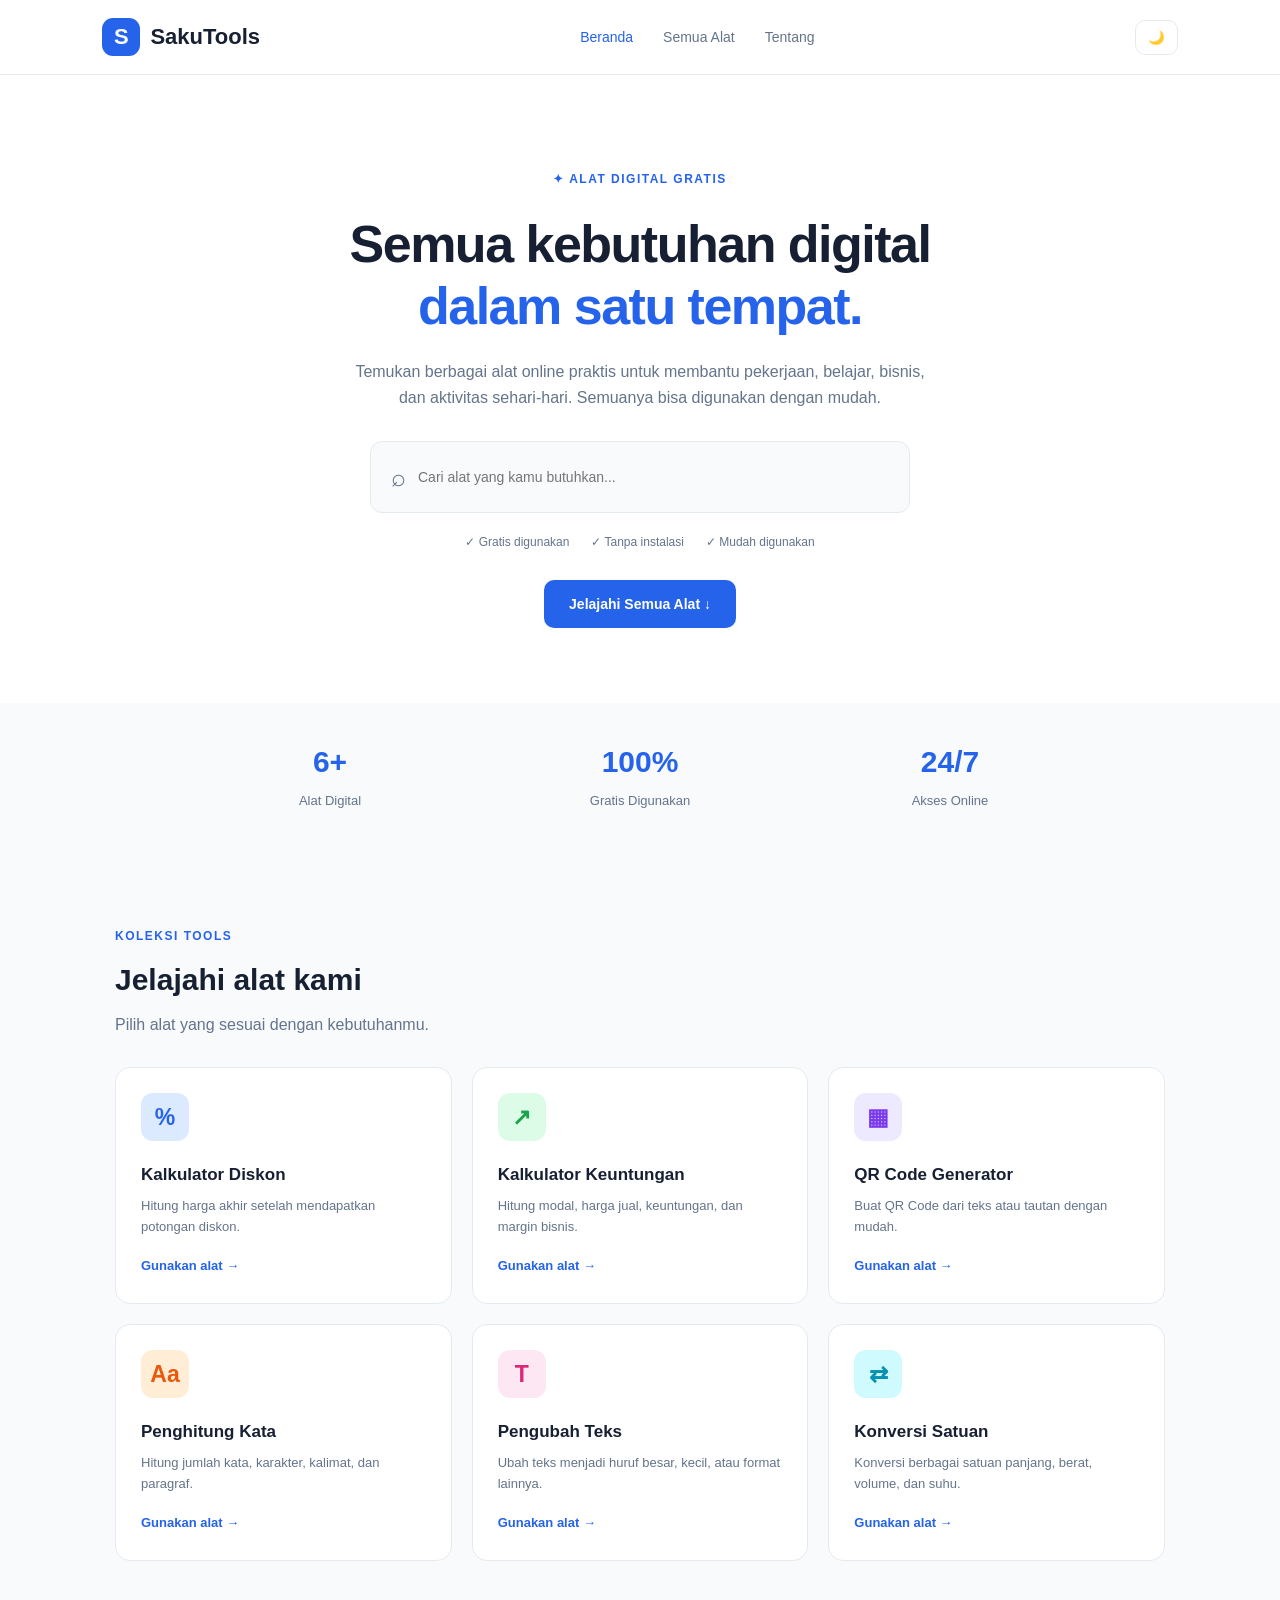
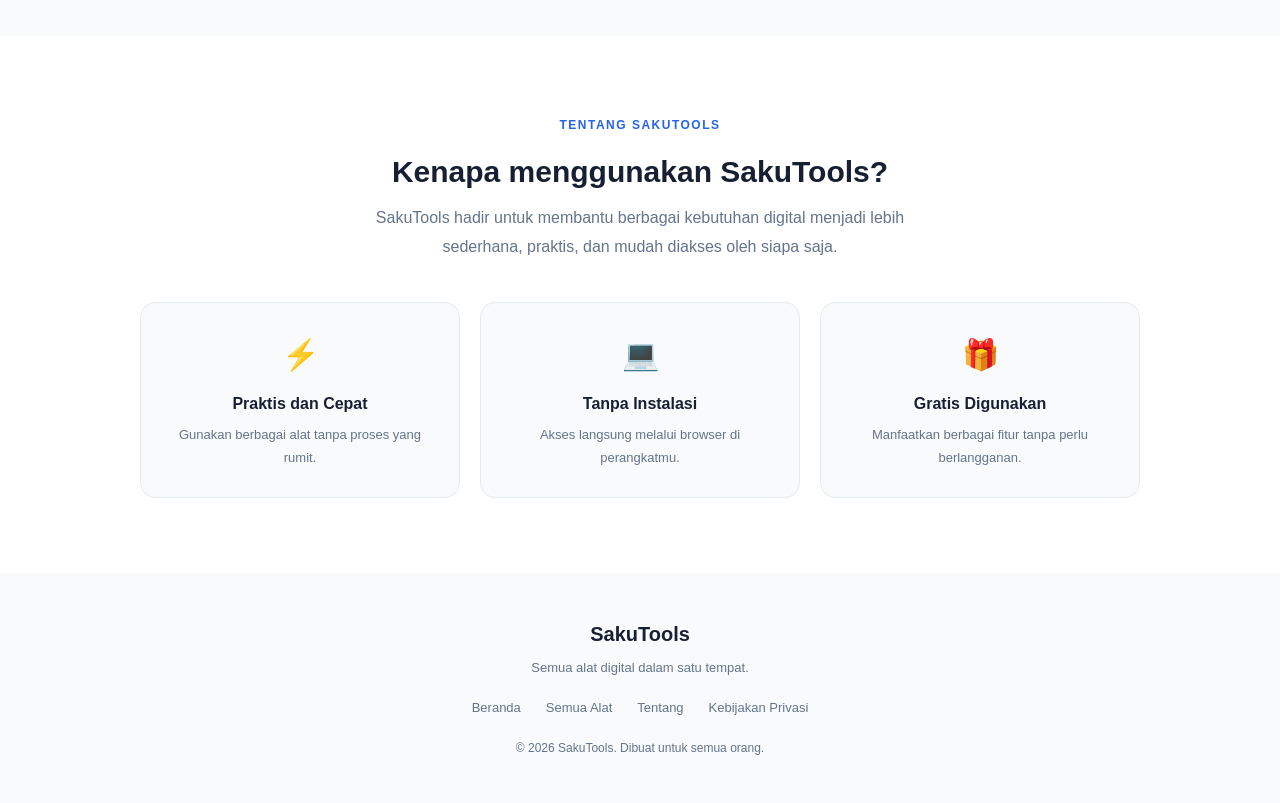
<file: index.html>
<!doctype html>
<html lang="id">
  <head>
    
    <meta charset="UTF-8" />
    <meta name="viewport" content="width=device-width, initial-scale=1.0" />
    
    <meta name="google-site-verification" content="9p9JEXNEZtt5OKEwm6wVf-Ek39vrJi1cyXkuVvQ2D4k" />
    <link rel="icon" type="image/png" href="favicon.png">
 
    <!-- SEO DASAR -->
    <title>SakuTools - Kumpulan Tools Online Gratis dan Praktis</title>

    <meta
      name="description"
      content="SakuTools menyediakan berbagai tools online gratis dan praktis, seperti kalkulator diskon, kalkulator keuntungan, QR Code Generator, penghitung kata, pengubah teks, dan konversi satuan."
    />

    <meta name="robots" content="index, follow" />

    <meta name="theme-color" content="#f5f7fb" />

    <!-- OPEN GRAPH -->
    <meta property="og:type" content="website" />
    <meta property="og:locale" content="id_ID" />
    <meta property="og:site_name" content="SakuTools" />
    <meta
      property="og:title"
      content="SakuTools - Kumpulan Tools Online Gratis"
    />
    <meta
      property="og:description"
      content="Gunakan berbagai alat digital gratis dan praktis untuk membantu pekerjaan, belajar, bisnis, dan aktivitas sehari-hari."
    />

    <!-- CSS -->
    <link rel="stylesheet" href="assets/css/style.css" />

    <!-- JAVASCRIPT -->
    <script src="assets/js/main.js" defer></script>
  </head>

  <body>
    <!-- NAVBAR -->
    <header class="navbar">
      <a href="index.html" class="logo">
        <span class="logo-icon">S</span>
        SakuTools
      </a>

      <nav>
        <a href="index.html" class="active">Beranda</a>
        <a href="#alat">Semua Alat</a>
        <a href="tentang.html">Tentang</a>
      </nav>

      <button
        id="themeToggle"
        class="theme-toggle"
        aria-label="Ganti tema"
        title="Ganti tema"
      >
        🌙
      </button>
    </header>

    <main>
      <!-- HERO SECTION -->
      <section class="hero">
        <span class="hero-label"> ✦ ALAT DIGITAL GRATIS </span>

        <h1>
          Semua kebutuhan digital
          <span>dalam satu tempat.</span>
        </h1>

        <p>
          Temukan berbagai alat online praktis untuk membantu pekerjaan,
          belajar, bisnis, dan aktivitas sehari-hari. Semuanya bisa digunakan
          dengan mudah.
        </p>

        <div class="search-box">
          <span>⌕</span>

          <input
            type="search"
            id="searchInput"
            placeholder="Cari alat yang kamu butuhkan..."
            aria-label="Cari alat"
          />
        </div>

        <div class="hero-info">
          <span>✓ Gratis digunakan</span>
          <span>✓ Tanpa instalasi</span>
          <span>✓ Mudah digunakan</span>
        </div>

        <div class="hero-button">
          <a href="#alat" class="primary-button"> Jelajahi Semua Alat ↓ </a>
        </div>
      </section>

      <!-- STATISTIK -->
      <section class="stats-section">
        <div class="stat-item">
          <strong>6+</strong>
          <span>Alat Digital</span>
        </div>

        <div class="stat-item">
          <strong>100%</strong>
          <span>Gratis Digunakan</span>
        </div>

        <div class="stat-item">
          <strong>24/7</strong>
          <span>Akses Online</span>
        </div>
      </section>

      <!-- DAFTAR TOOLS -->
      <section class="tools-section" id="alat">
        <div class="section-heading">
          <div>
            <span class="section-label"> KOLEKSI TOOLS </span>

            <h2>Jelajahi alat kami</h2>

            <p>Pilih alat yang sesuai dengan kebutuhanmu.</p>
          </div>
        </div>

        <div class="tools-grid" id="toolsGrid">
          <!-- KALKULATOR DISKON -->
          <a
            href="tools/diskon.html"
            class="tool-card"
            data-name="kalkulator diskon"
          >
            <div class="tool-icon blue">%</div>

            <h3>Kalkulator Diskon</h3>

            <p>Hitung harga akhir setelah mendapatkan potongan diskon.</p>

            <span class="tool-link"> Gunakan alat → </span>
          </a>

          <!-- KALKULATOR KEUNTUNGAN -->
          <a
            href="tools/keuntungan.html"
            class="tool-card"
            data-name="kalkulator keuntungan"
          >
            <div class="tool-icon green">↗</div>

            <h3>Kalkulator Keuntungan</h3>

            <p>Hitung modal, harga jual, keuntungan, dan margin bisnis.</p>

            <span class="tool-link"> Gunakan alat → </span>
          </a>

          <!-- QR CODE GENERATOR -->
          <a
            href="tools/qr-generator.html"
            class="tool-card"
            data-name="qr code generator"
          >
            <div class="tool-icon purple">▦</div>

            <h3>QR Code Generator</h3>

            <p>Buat QR Code dari teks atau tautan dengan mudah.</p>

            <span class="tool-link"> Gunakan alat → </span>
          </a>

          <!-- PENGHITUNG KATA -->
          <a
            href="tools/penghitung-kata.html"
            class="tool-card"
            data-name="penghitung kata"
          >
            <div class="tool-icon orange">Aa</div>

            <h3>Penghitung Kata</h3>

            <p>Hitung jumlah kata, karakter, kalimat, dan paragraf.</p>

            <span class="tool-link"> Gunakan alat → </span>
          </a>

          <!-- PENGUBAH TEKS -->
          <a
            href="tools/pengubah-teks.html"
            class="tool-card"
            data-name="pengubah teks"
          >
            <div class="tool-icon pink">T</div>

            <h3>Pengubah Teks</h3>

            <p>Ubah teks menjadi huruf besar, kecil, atau format lainnya.</p>

            <span class="tool-link"> Gunakan alat → </span>
          </a>

          <!-- KONVERSI SATUAN -->
          <a
            href="tools/konversi-satuan.html"
            class="tool-card"
            data-name="konversi satuan"
          >
            <div class="tool-icon cyan">⇄</div>

            <h3>Konversi Satuan</h3>

            <p>Konversi berbagai satuan panjang, berat, volume, dan suhu.</p>

            <span class="tool-link"> Gunakan alat → </span>
          </a>
        </div>

        <p id="noResults" class="no-results" hidden>
          Alat yang kamu cari tidak ditemukan.
        </p>
      </section>

      <!-- KEUNGGULAN -->
      <section class="about-section">
        <span class="section-label"> TENTANG SAKUTOOLS </span>

        <h2>Kenapa menggunakan SakuTools?</h2>

        <p>
          SakuTools hadir untuk membantu berbagai kebutuhan digital menjadi
          lebih sederhana, praktis, dan mudah diakses oleh siapa saja.
        </p>

        <div class="features-grid">
          <div class="feature-item">
            <div class="feature-icon">⚡</div>

            <h3>Praktis dan Cepat</h3>

            <p>Gunakan berbagai alat tanpa proses yang rumit.</p>
          </div>

          <div class="feature-item">
            <div class="feature-icon">💻</div>

            <h3>Tanpa Instalasi</h3>

            <p>Akses langsung melalui browser di perangkatmu.</p>
          </div>

          <div class="feature-item">
            <div class="feature-icon">🎁</div>

            <h3>Gratis Digunakan</h3>

            <p>Manfaatkan berbagai fitur tanpa perlu berlangganan.</p>
          </div>
        </div>
      </section>
    </main>

    <!-- FOOTER -->
   
<footer>
    <div class="footer-logo">SakuTools</div>

    <p>Semua alat digital dalam satu tempat.</p>

    <div class="footer-links">
        <a href="index.html">Beranda</a>
        <a href="#alat">Semua Alat</a>
        <a href="tentang.html">Tentang</a>
        <a href="privacy.html">Kebijakan Privasi</a>
    </div>

    <p class="copyright">© 2026 SakuTools. Dibuat untuk semua orang.</p>
</footer>

  </body>
</html>
</file>
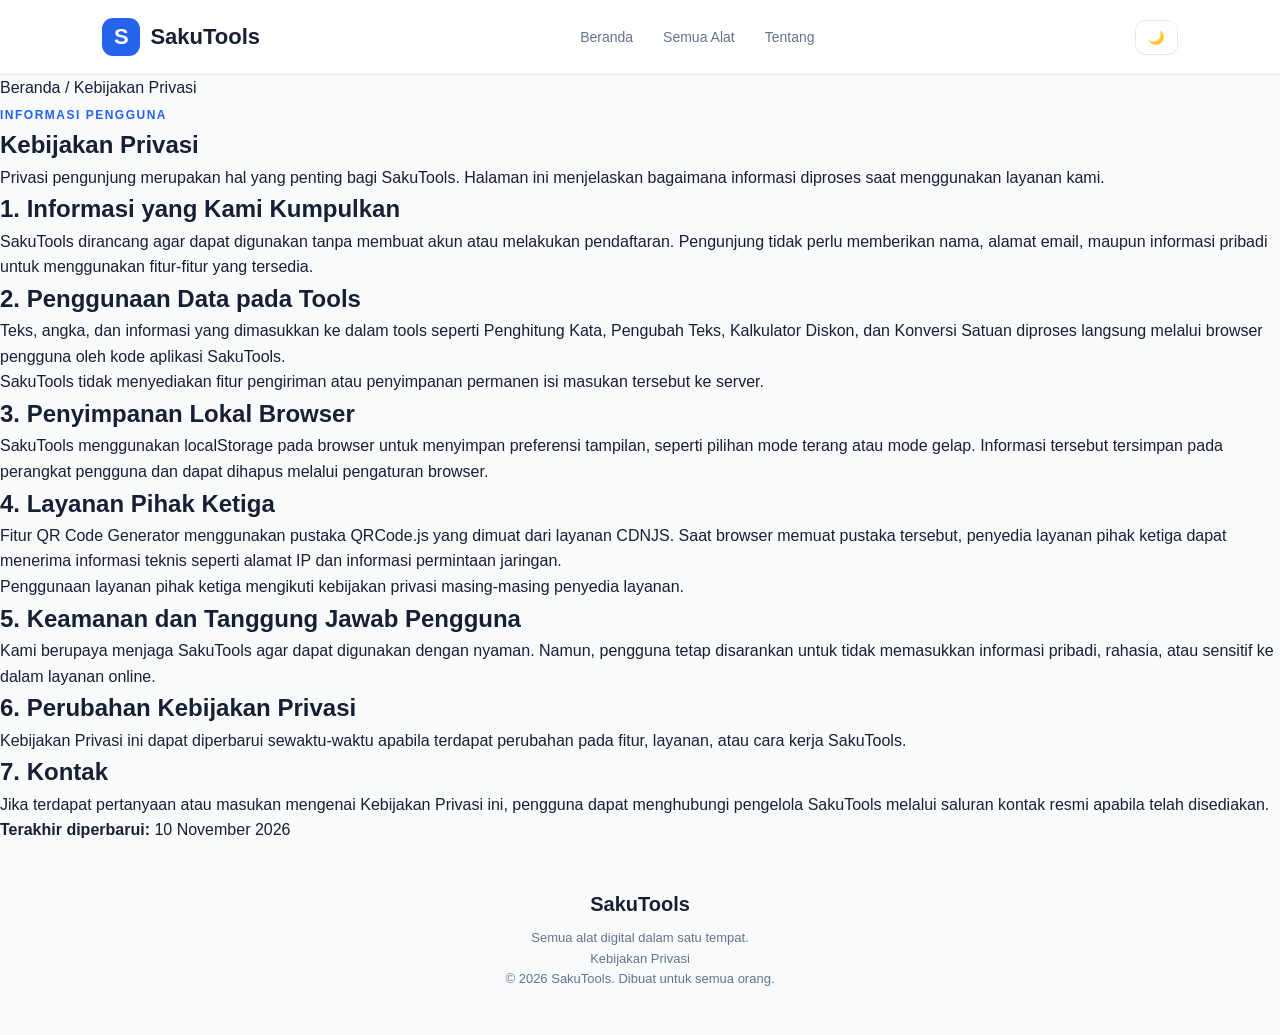
<file: privacy.html>
<!DOCTYPE html>
<html lang="id">
<head>
    <meta charset="UTF-8">
    <meta name="viewport" content="width=device-width, initial-scale=1.0">

    <title>Kebijakan Privasi - SakuTools</title>

    <meta
        name="description"
        content="Baca kebijakan privasi SakuTools untuk mengetahui bagaimana informasi pengunjung dan data yang dimasukkan ke tools diproses."
    >

    <meta name="robots" content="index, follow">
    <meta name="theme-color" content="#f5f7fb">

    <meta property="og:type" content="website">
    <meta property="og:locale" content="id_ID">
    <meta property="og:site_name" content="SakuTools">
    <meta property="og:title" content="Kebijakan Privasi - SakuTools">
    <meta
        property="og:description"
        content="Informasi mengenai privasi dan penggunaan data saat menggunakan SakuTools."
    >

    <link rel="icon" type="image/png" href="favicon.png">
    <link rel="stylesheet" href="assets/css/style.css">

    <script src="assets/js/main.js" defer></script>
</head>
<body>

    <header class="navbar">
        <a href="index.html" class="logo">
            <span class="logo-icon">S</span>
            SakuTools
        </a>

        <nav>
            <a href="index.html">Beranda</a>
            <a href="index.html#alat">Semua Alat</a>
            <a href="tentang.html">Tentang</a>
        </nav>

        <button id="themeToggle" class="theme-toggle"
            aria-label="Ganti tema">🌙</button>
    </header>

    <main class="tool-page">

        <div class="breadcrumb">
            <a href="index.html">Beranda</a>
            <span>/</span>
            <span>Kebijakan Privasi</span>
        </div>

        <section class="tool-intro">
            <span class="hero-label">INFORMASI PENGGUNA</span>
            <h1>Kebijakan Privasi</h1>
            <p>
                Privasi pengunjung merupakan hal yang penting bagi SakuTools.
                Halaman ini menjelaskan bagaimana informasi diproses
                saat menggunakan layanan kami.
            </p>
        </section>

        <section class="tool-description">

            <h2>1. Informasi yang Kami Kumpulkan</h2>
            <p>
                SakuTools dirancang agar dapat digunakan tanpa membuat akun
                atau melakukan pendaftaran. Pengunjung tidak perlu memberikan
                nama, alamat email, maupun informasi pribadi untuk menggunakan
                fitur-fitur yang tersedia.
            </p>

            <h2>2. Penggunaan Data pada Tools</h2>
            <p>
                Teks, angka, dan informasi yang dimasukkan ke dalam tools
                seperti Penghitung Kata, Pengubah Teks, Kalkulator Diskon,
                dan Konversi Satuan diproses langsung melalui browser
                pengguna oleh kode aplikasi SakuTools.
            </p>
            <p>
                SakuTools tidak menyediakan fitur pengiriman atau penyimpanan
                permanen isi masukan tersebut ke server.
            </p>

            <h2>3. Penyimpanan Lokal Browser</h2>
            <p>
                SakuTools menggunakan localStorage pada browser untuk
                menyimpan preferensi tampilan, seperti pilihan mode terang
                atau mode gelap. Informasi tersebut tersimpan pada perangkat
                pengguna dan dapat dihapus melalui pengaturan browser.
            </p>

            <h2>4. Layanan Pihak Ketiga</h2>
            <p>
                Fitur QR Code Generator menggunakan pustaka QRCode.js
                yang dimuat dari layanan CDNJS. Saat browser memuat pustaka
                tersebut, penyedia layanan pihak ketiga dapat menerima
                informasi teknis seperti alamat IP dan informasi permintaan
                jaringan.
            </p>
            <p>
                Penggunaan layanan pihak ketiga mengikuti kebijakan privasi
                masing-masing penyedia layanan.
            </p>

            <h2>5. Keamanan dan Tanggung Jawab Pengguna</h2>
            <p>
                Kami berupaya menjaga SakuTools agar dapat digunakan
                dengan nyaman. Namun, pengguna tetap disarankan untuk tidak
                memasukkan informasi pribadi, rahasia, atau sensitif ke dalam
                layanan online.
            </p>

            <h2>6. Perubahan Kebijakan Privasi</h2>
            <p>
                Kebijakan Privasi ini dapat diperbarui sewaktu-waktu apabila
                terdapat perubahan pada fitur, layanan, atau cara kerja
                SakuTools.
            </p>

            <h2>7. Kontak</h2>
            <p>
                Jika terdapat pertanyaan atau masukan mengenai Kebijakan
                Privasi ini, pengguna dapat menghubungi pengelola SakuTools
                melalui saluran kontak resmi apabila telah disediakan.
            </p>

            <p>
                <strong>Terakhir diperbarui:</strong> 10 November 2026
            </p>

        </section>

    </main>

    <footer>
        <div class="footer-logo">SakuTools</div>
        <p>Semua alat digital dalam satu tempat.</p>
        <p>
            <a href="privacy.html">Kebijakan Privasi</a>
        </p>
        <p>© 2026 SakuTools. Dibuat untuk semua orang.</p>
    </footer>

</body>
</html>
</file>
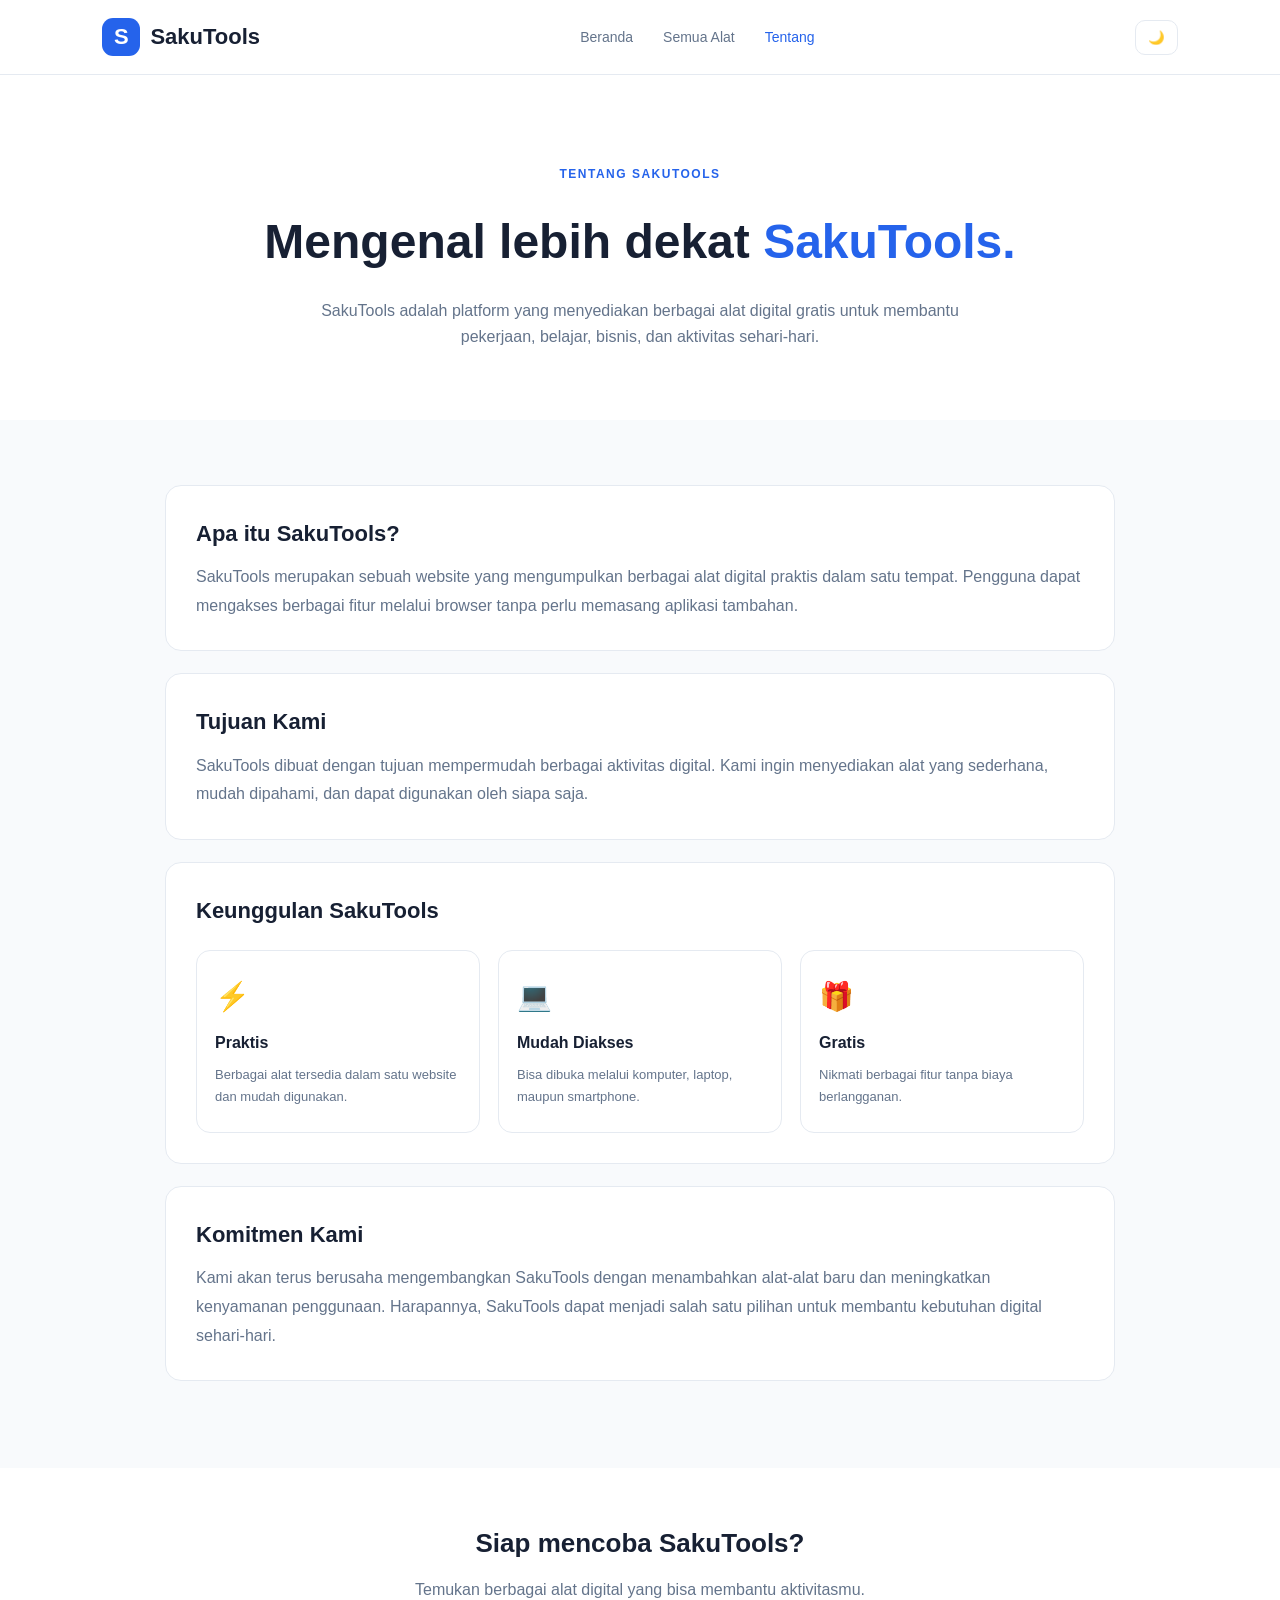
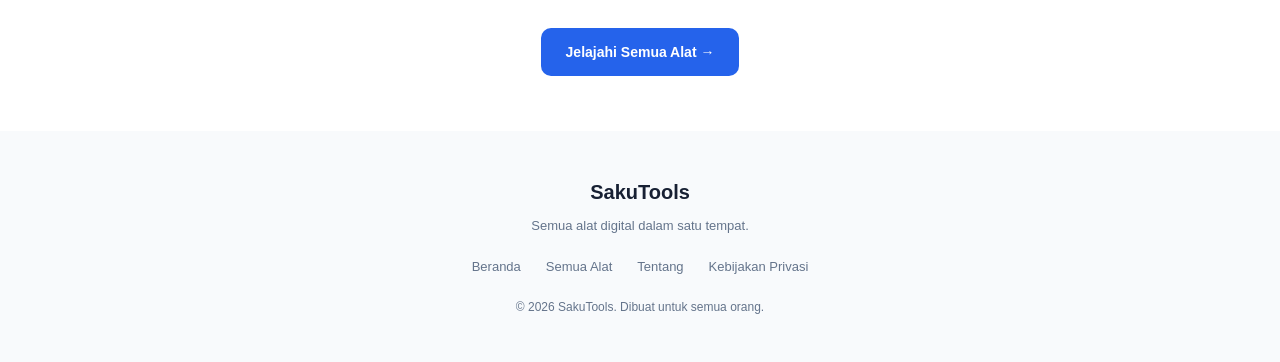
<file: tentang.html>
<!DOCTYPE html>
<html lang="id">

<head>
    <meta charset="UTF-8">
    <meta name="viewport" content="width=device-width, initial-scale=1.0">
    <link rel="icon" type="image/png" href="favicon.png">
    <!-- SEO DASAR -->
    <title>Tentang SakuTools - Platform Tools Online Gratis</title>

    <meta
        name="description"
        content="Kenali SakuTools, platform yang menyediakan berbagai alat digital online gratis, praktis, dan mudah digunakan untuk membantu aktivitas sehari-hari."
    >

    <meta name="robots" content="index, follow">
    <meta name="theme-color" content="#f5f7fb">

    <!-- OPEN GRAPH -->
    <meta property="og:type" content="website">
    <meta property="og:locale" content="id_ID">
    <meta property="og:site_name" content="SakuTools">

    <meta
        property="og:title"
        content="Tentang SakuTools - Platform Tools Online Gratis"
    >

    <meta
        property="og:description"
        content="Kenali SakuTools dan berbagai alat digital gratis yang tersedia untuk membantu aktivitas sehari-hari."
    >

    <!-- CSS -->
    <link rel="stylesheet" href="assets/css/style.css">

    <!-- JAVASCRIPT -->
    <script src="assets/js/main.js" defer></script>

    <!-- STYLE HALAMAN -->
    <style>
        .about-hero {
            text-align: center;
            padding: 85px 20px 70px;
            background: var(--surface);
        }

        .about-hero h1 {
            font-size: clamp(32px, 5vw, 48px);
            margin: 18px 0;
        }

        .about-hero h1 span {
            color: var(--primary);
        }

        .about-hero p {
            max-width: 650px;
            margin: auto;
            color: var(--muted);
        }

        .about-content {
            max-width: 1000px;
            margin: auto;
            padding: 65px 25px;
        }

        .about-card {
            padding: 30px;
            background: var(--surface);
            border: 1px solid var(--border);
            border-radius: 16px;
            margin-bottom: 22px;
        }

        .about-card h2 {
            font-size: 22px;
            margin-bottom: 12px;
        }

        .about-card p {
            color: var(--muted);
            line-height: 1.8;
        }

        .about-features {
            display: grid;
            grid-template-columns: repeat(3, 1fr);
            gap: 18px;
            margin-top: 22px;
        }

        .about-feature {
            padding: 24px 18px;
            border: 1px solid var(--border);
            background: var(--surface);
            border-radius: 14px;
        }

        .about-feature div {
            font-size: 28px;
            margin-bottom: 10px;
        }

        .about-feature h3 {
            font-size: 16px;
            margin-bottom: 8px;
        }

        .about-feature p {
            color: var(--muted);
            font-size: 13px;
            line-height: 1.7;
        }

        .about-cta {
            text-align: center;
            padding: 55px 20px;
            background: var(--surface);
        }

        .about-cta h2 {
            font-size: 26px;
            margin-bottom: 12px;
        }

        .about-cta p {
            color: var(--muted);
            margin-bottom: 25px;
        }

        @media (max-width: 600px) {
            .about-features {
                grid-template-columns: 1fr;
            }

            .about-card {
                padding: 22px;
            }
        }
    </style>
</head>

<body>

    <!-- NAVBAR -->
    <header class="navbar">
        <a href="index.html" class="logo">
            <span class="logo-icon">S</span>
            SakuTools
        </a>

        <nav>
            <a href="index.html">Beranda</a>
            <a href="index.html#alat">Semua Alat</a>
            <a href="tentang.html" class="active">Tentang</a>
        </nav>

        <button
            id="themeToggle"
            class="theme-toggle"
            aria-label="Ganti tema"
            title="Ganti tema"
        >
            🌙
        </button>
    </header>

    <main>

        <!-- HERO -->
        <section class="about-hero">
            <span class="section-label">TENTANG SAKUTOOLS</span>

            <h1>
                Mengenal lebih dekat
                <span>SakuTools.</span>
            </h1>

            <p>
                SakuTools adalah platform yang menyediakan berbagai
                alat digital gratis untuk membantu pekerjaan,
                belajar, bisnis, dan aktivitas sehari-hari.
            </p>
        </section>

        <!-- KONTEN -->
        <section class="about-content">

            <div class="about-card">
                <h2>Apa itu SakuTools?</h2>

                <p>
                    SakuTools merupakan sebuah website yang
                    mengumpulkan berbagai alat digital praktis
                    dalam satu tempat. Pengguna dapat mengakses
                    berbagai fitur melalui browser tanpa perlu
                    memasang aplikasi tambahan.
                </p>
            </div>

            <div class="about-card">
                <h2>Tujuan Kami</h2>

                <p>
                    SakuTools dibuat dengan tujuan mempermudah
                    berbagai aktivitas digital. Kami ingin
                    menyediakan alat yang sederhana, mudah
                    dipahami, dan dapat digunakan oleh siapa saja.
                </p>
            </div>

            <div class="about-card">
                <h2>Keunggulan SakuTools</h2>

                <div class="about-features">

                    <div class="about-feature">
                        <div>⚡</div>
                        <h3>Praktis</h3>
                        <p>
                            Berbagai alat tersedia dalam satu
                            website dan mudah digunakan.
                        </p>
                    </div>

                    <div class="about-feature">
                        <div>💻</div>
                        <h3>Mudah Diakses</h3>
                        <p>
                            Bisa dibuka melalui komputer,
                            laptop, maupun smartphone.
                        </p>
                    </div>

                    <div class="about-feature">
                        <div>🎁</div>
                        <h3>Gratis</h3>
                        <p>
                            Nikmati berbagai fitur tanpa
                            biaya berlangganan.
                        </p>
                    </div>

                </div>
            </div>

            <div class="about-card">
                <h2>Komitmen Kami</h2>

                <p>
                    Kami akan terus berusaha mengembangkan
                    SakuTools dengan menambahkan alat-alat baru
                    dan meningkatkan kenyamanan penggunaan.
                    Harapannya, SakuTools dapat menjadi salah
                    satu pilihan untuk membantu kebutuhan
                    digital sehari-hari.
                </p>
            </div>

        </section>

        <!-- CTA -->
        <section class="about-cta">
            <h2>Siap mencoba SakuTools?</h2>

            <p>
                Temukan berbagai alat digital yang bisa
                membantu aktivitasmu.
            </p>

            <a href="index.html#alat" class="primary-button">
                Jelajahi Semua Alat →
            </a>
        </section>

    </main>

    <!-- FOOTER -->
  
<footer>
    <div class="footer-logo">SakuTools</div>

    <p>Semua alat digital dalam satu tempat.</p>

    <div class="footer-links">
        <a href="index.html">Beranda</a>
        <a href="index.html#alat">Semua Alat</a>
        <a href="tentang.html">Tentang</a>
        <a href="privacy.html">Kebijakan Privasi</a>
    </div>

    <p class="copyright">
        © 2026 SakuTools. Dibuat untuk semua orang.
    </p>
</footer>


</body>
</html>
</file>
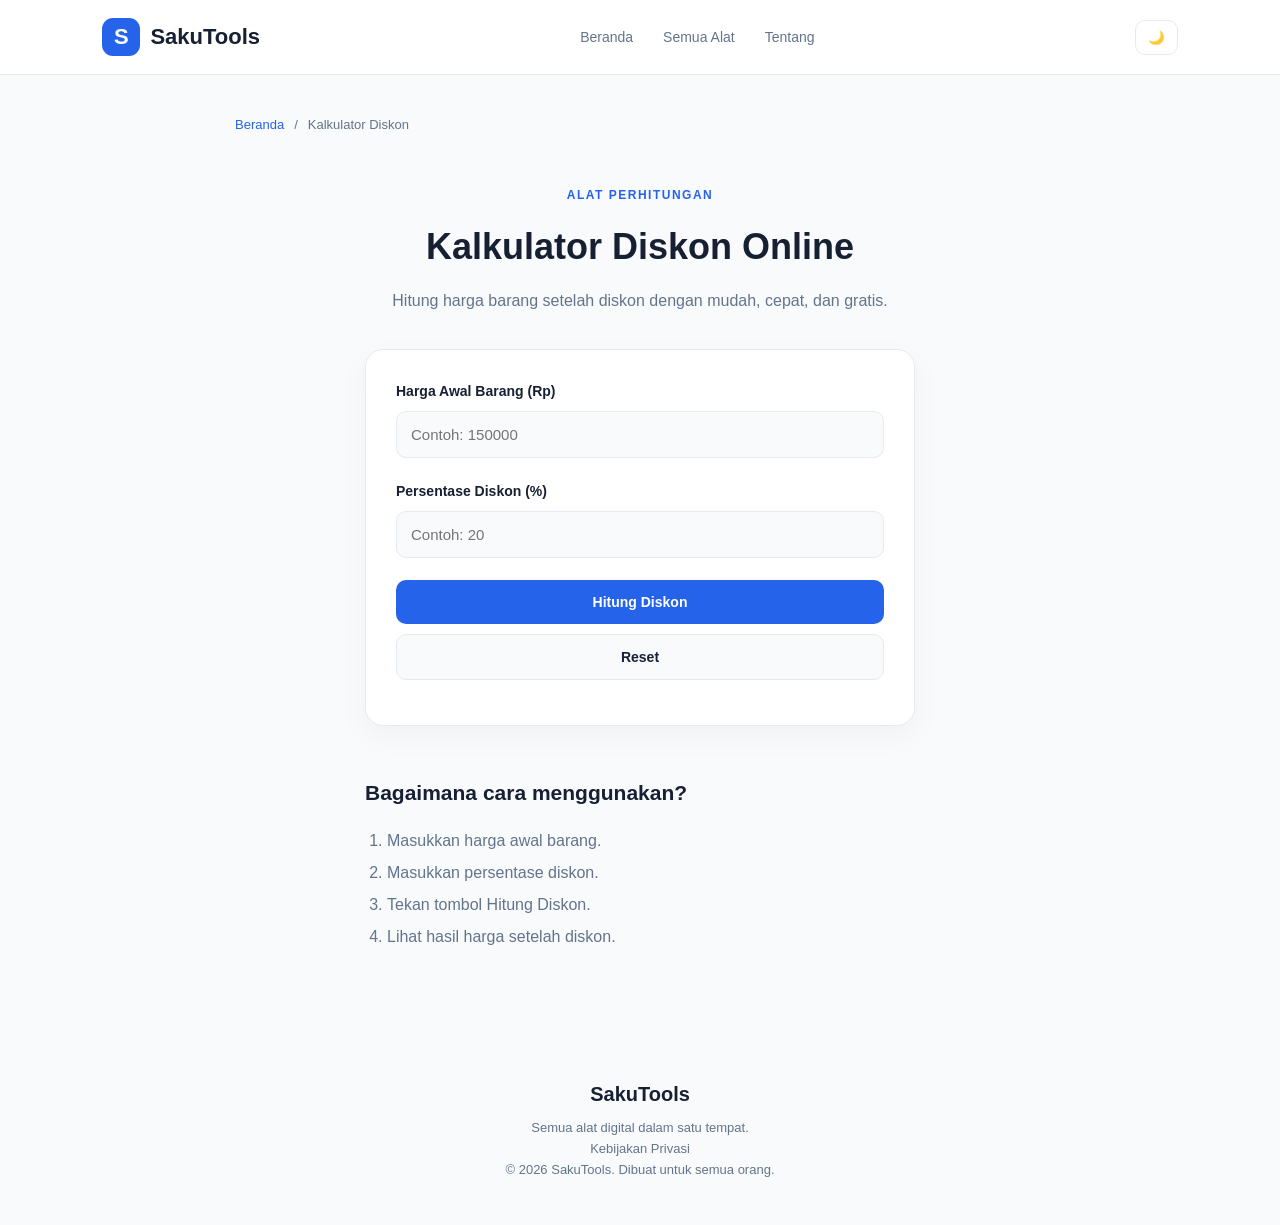
<file: tools/diskon.html>
<!DOCTYPE html>
<html lang="id">

<head>
    <meta charset="UTF-8">
    <meta name="viewport" content="width=device-width, initial-scale=1.0">
    <link rel="icon" type="image/png" href="../favicon.png">
    <!-- SEO DASAR -->
    <title>Kalkulator Diskon Online Gratis - SakuTools</title>

    <meta
        name="description"
        content="Gunakan kalkulator diskon online gratis dari SakuTools untuk menghitung potongan harga, harga akhir barang, dan persentase diskon dengan mudah dan cepat."
    >

    <meta name="robots" content="index, follow">
    <meta name="theme-color" content="#f5f7fb">

    <!-- OPEN GRAPH -->
    <meta property="og:type" content="website">
    <meta property="og:locale" content="id_ID">
    <meta property="og:site_name" content="SakuTools">

    <meta
        property="og:title"
        content="Kalkulator Diskon Online Gratis - SakuTools"
    >

    <meta
        property="og:description"
        content="Hitung harga setelah diskon dan ketahui potongan harga barang secara praktis menggunakan kalkulator diskon gratis."
    >

    <!-- CSS -->
    <link rel="stylesheet" href="../assets/css/style.css">
    <link rel="stylesheet" href="../assets/css/tool.css">

    <!-- JAVASCRIPT -->
    <script src="../assets/js/main.js" defer></script>
    <script src="../assets/js/tools.js" defer></script>
</head>

<body>

    <!-- NAVBAR -->
    <header class="navbar">
        <a href="../index.html" class="logo">
            <span class="logo-icon">S</span>
            SakuTools
        </a>

        <nav>
            <a href="../index.html">Beranda</a>
            <a href="../index.html#alat">Semua Alat</a>
            <a href="../tentang.html">Tentang</a>
        </nav>

        <button
            id="themeToggle"
            class="theme-toggle"
            aria-label="Ganti tema"
            title="Ganti tema"
        >
            🌙
        </button>
    </header>

    <main class="tool-page">

        <!-- BREADCRUMB -->
        <div class="breadcrumb">
            <a href="../index.html">Beranda</a>
            <span>/</span>
            <span>Kalkulator Diskon</span>
        </div>

        <!-- INTRO -->
        <section class="tool-intro">
            <span class="hero-label">ALAT PERHITUNGAN</span>

            <h1>Kalkulator Diskon Online</h1>

            <p>
                Hitung harga barang setelah diskon dengan mudah,
                cepat, dan gratis.
            </p>
        </section>

        <!-- KALKULATOR -->
        <section class="calculator-card">

            <div class="form-group">
                <label for="harga">Harga Awal Barang (Rp)</label>

                <input
                    type="number"
                    id="harga"
                    placeholder="Contoh: 150000"
                    min="0"
                >
            </div>

            <div class="form-group">
                <label for="persenDiskon">Persentase Diskon (%)</label>

                <input
                    type="number"
                    id="persenDiskon"
                    placeholder="Contoh: 20"
                    min="0"
                    max="100"
                    step="any"
                >
            </div>

            <button class="calculate-button" id="hitungDiskon">
                Hitung Diskon
            </button>

            <button class="reset-button" id="resetDiskon">
                Reset
            </button>

            <p id="pesanDiskon" class="message" aria-live="polite"></p>

            <div class="result-box" id="hasilDiskon" hidden>
                <span class="result-label">Harga Setelah Diskon</span>

                <h2 id="hargaAkhir">Rp0</h2>

                <div class="result-detail">
                    <span>Harga awal</span>
                    <strong id="hargaAwalHasil">Rp0</strong>
                </div>

                <div class="result-detail">
                    <span>Potongan harga</span>
                    <strong id="potonganHarga">Rp0</strong>
                </div>

                <div class="result-detail">
                    <span>Diskon</span>
                    <strong id="diskonHasil">0%</strong>
                </div>
            </div>

        </section>

        <!-- PETUNJUK -->
        <section class="tool-description">
            <h2>Bagaimana cara menggunakan?</h2>

            <ol>
                <li>Masukkan harga awal barang.</li>
                <li>Masukkan persentase diskon.</li>
                <li>Tekan tombol Hitung Diskon.</li>
                <li>Lihat hasil harga setelah diskon.</li>
            </ol>
        </section>

    </main>

    <!-- FOOTER -->
  <footer>
    <div class="footer-logo">SakuTools</div>

    <p>Semua alat digital dalam satu tempat.</p>

    <p>
        <a href="../privacy.html">Kebijakan Privasi</a>
    </p>

    <p>© 2026 SakuTools. Dibuat untuk semua orang.</p>
</footer>
</body>
</html>
</file>
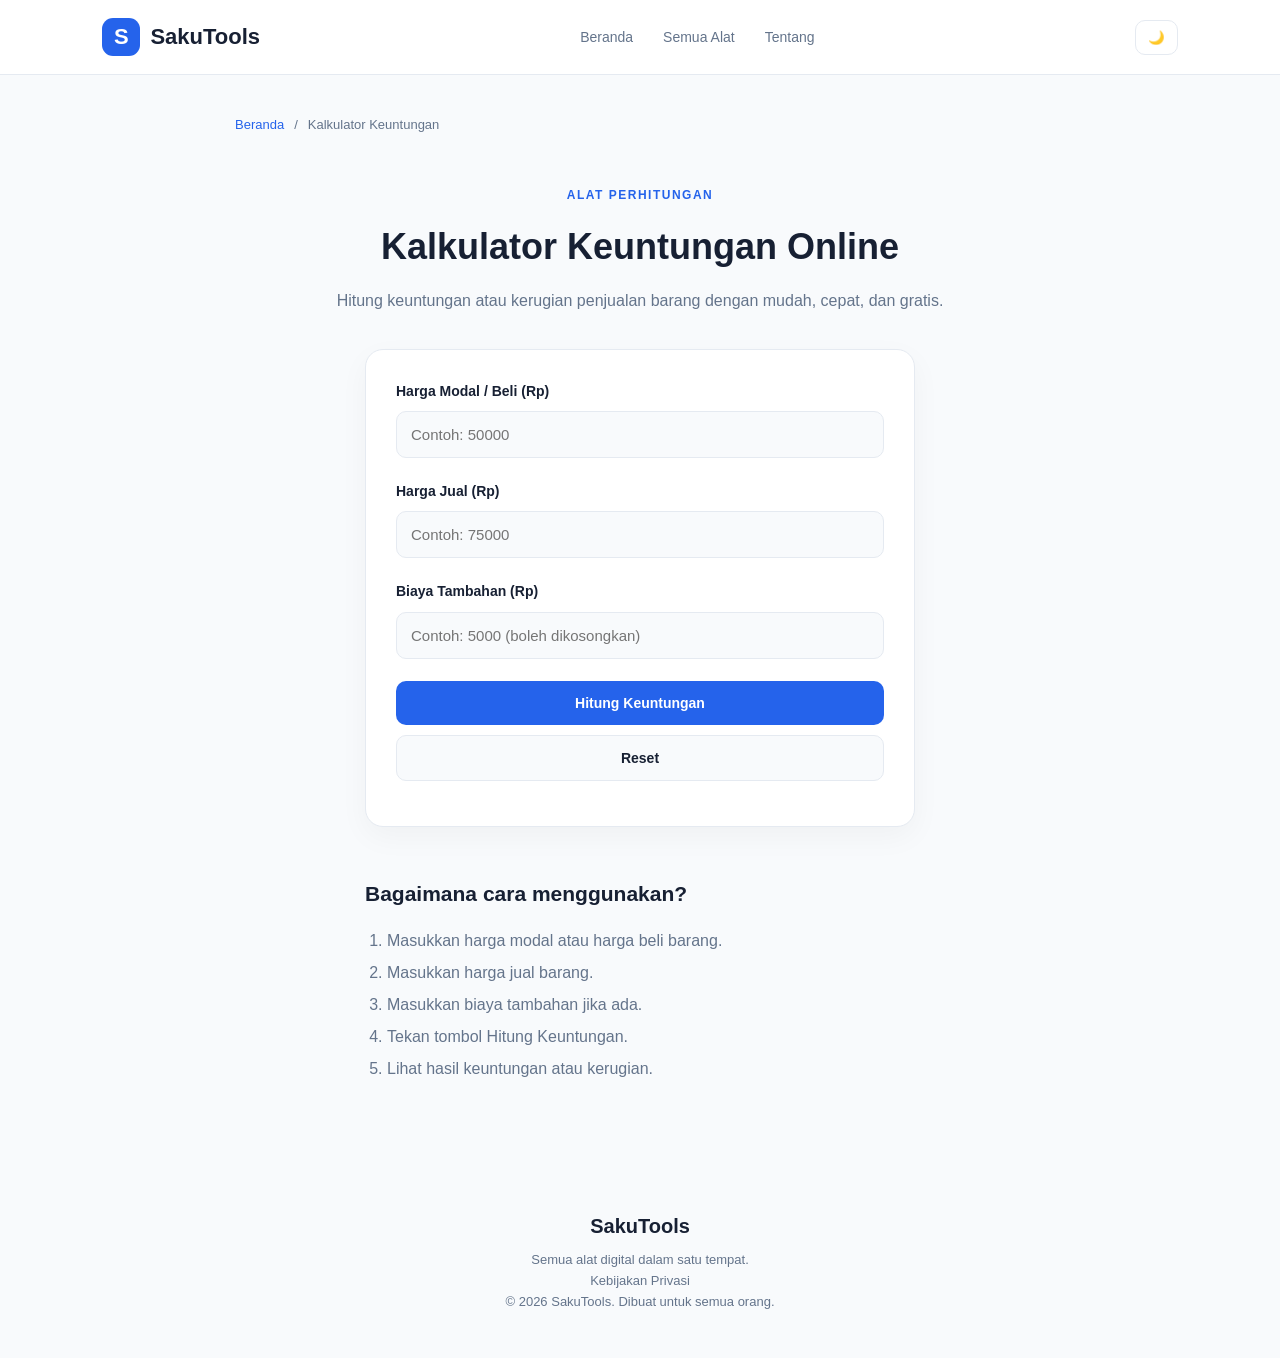
<file: tools/keuntungan.html>
<!DOCTYPE html>
<html lang="id">

<head>
    <meta charset="UTF-8">
    <meta name="viewport" content="width=device-width, initial-scale=1.0">
    <link rel="icon" type="image/png" href="../favicon.png">
    <!-- SEO DASAR -->
    <title>Kalkulator Keuntungan Online Gratis - SakuTools</title>

    <meta
        name="description"
        content="Hitung keuntungan, kerugian, total modal, biaya tambahan, dan margin penjualan dengan kalkulator keuntungan online gratis dari SakuTools."
    >

    <meta name="robots" content="index, follow">
    <meta name="theme-color" content="#f5f7fb">

    <!-- OPEN GRAPH -->
    <meta property="og:type" content="website">
    <meta property="og:locale" content="id_ID">
    <meta property="og:site_name" content="SakuTools">

    <meta
        property="og:title"
        content="Kalkulator Keuntungan Online Gratis - SakuTools"
    >

    <meta
        property="og:description"
        content="Hitung laba, rugi, total modal, dan margin keuntungan penjualan secara mudah dan praktis."
    >

    <!-- CSS -->
    <link rel="stylesheet" href="../assets/css/style.css">
    <link rel="stylesheet" href="../assets/css/tool.css">

    <!-- JAVASCRIPT -->
    <script src="../assets/js/main.js" defer></script>
    <script src="../assets/js/tools.js" defer></script>
</head>

<body>

    <!-- NAVBAR -->
    <header class="navbar">
        <a href="../index.html" class="logo">
            <span class="logo-icon">S</span>
            SakuTools
        </a>

        <nav>
            <a href="../index.html">Beranda</a>
            <a href="../index.html#alat">Semua Alat</a>
            <a href="../tentang.html">Tentang</a>
        </nav>

        <button
            id="themeToggle"
            class="theme-toggle"
            aria-label="Ganti tema"
            title="Ganti tema"
        >
            🌙
        </button>
    </header>

    <main class="tool-page">

        <!-- BREADCRUMB -->
        <div class="breadcrumb">
            <a href="../index.html">Beranda</a>
            <span>/</span>
            <span>Kalkulator Keuntungan</span>
        </div>

        <!-- INTRO -->
        <section class="tool-intro">
            <span class="hero-label">ALAT PERHITUNGAN</span>

            <h1>Kalkulator Keuntungan Online</h1>

            <p>
                Hitung keuntungan atau kerugian penjualan barang
                dengan mudah, cepat, dan gratis.
            </p>
        </section>

        <!-- KALKULATOR -->
        <section class="calculator-card">

            <div class="form-group">
                <label for="hargaModal">Harga Modal / Beli (Rp)</label>

                <input
                    type="number"
                    id="hargaModal"
                    placeholder="Contoh: 50000"
                    min="0"
                >
            </div>

            <div class="form-group">
                <label for="hargaJual">Harga Jual (Rp)</label>

                <input
                    type="number"
                    id="hargaJual"
                    placeholder="Contoh: 75000"
                    min="0"
                >
            </div>

            <div class="form-group">
                <label for="biayaTambahan">Biaya Tambahan (Rp)</label>

                <input
                    type="number"
                    id="biayaTambahan"
                    placeholder="Contoh: 5000 (boleh dikosongkan)"
                    min="0"
                >
            </div>

            <button class="calculate-button" id="hitungKeuntungan">
                Hitung Keuntungan
            </button>

            <button class="reset-button" id="resetKeuntungan">
                Reset
            </button>

            <p id="pesanKeuntungan" class="message" aria-live="polite"></p>

            <div class="result-box" id="hasilKeuntungan" hidden>

                <span class="result-label" id="jenisHasil">
                    Keuntungan Bersih
                </span>

                <h2 id="jumlahKeuntungan">Rp0</h2>

                <div class="result-detail">
                    <span>Harga modal</span>
                    <strong id="modalHasil">Rp0</strong>
                </div>

                <div class="result-detail">
                    <span>Biaya tambahan</span>
                    <strong id="biayaHasil">Rp0</strong>
                </div>

                <div class="result-detail">
                    <span>Total modal</span>
                    <strong id="totalModal">Rp0</strong>
                </div>

                <div class="result-detail">
                    <span>Harga jual</span>
                    <strong id="jualHasil">Rp0</strong>
                </div>

                <div class="result-detail">
                    <span>Margin keuntungan</span>
                    <strong id="marginKeuntungan">0%</strong>
                </div>

            </div>

        </section>

        <!-- PETUNJUK -->
        <section class="tool-description">
            <h2>Bagaimana cara menggunakan?</h2>

            <ol>
                <li>Masukkan harga modal atau harga beli barang.</li>
                <li>Masukkan harga jual barang.</li>
                <li>Masukkan biaya tambahan jika ada.</li>
                <li>Tekan tombol Hitung Keuntungan.</li>
                <li>Lihat hasil keuntungan atau kerugian.</li>
            </ol>
        </section>

    </main>

    <!-- FOOTER -->
   <footer>
    <div class="footer-logo">SakuTools</div>

    <p>Semua alat digital dalam satu tempat.</p>

    <p>
        <a href="../privacy.html">Kebijakan Privasi</a>
    </p>

    <p>© 2026 SakuTools. Dibuat untuk semua orang.</p>
</footer>
</body>
</html>
</file>
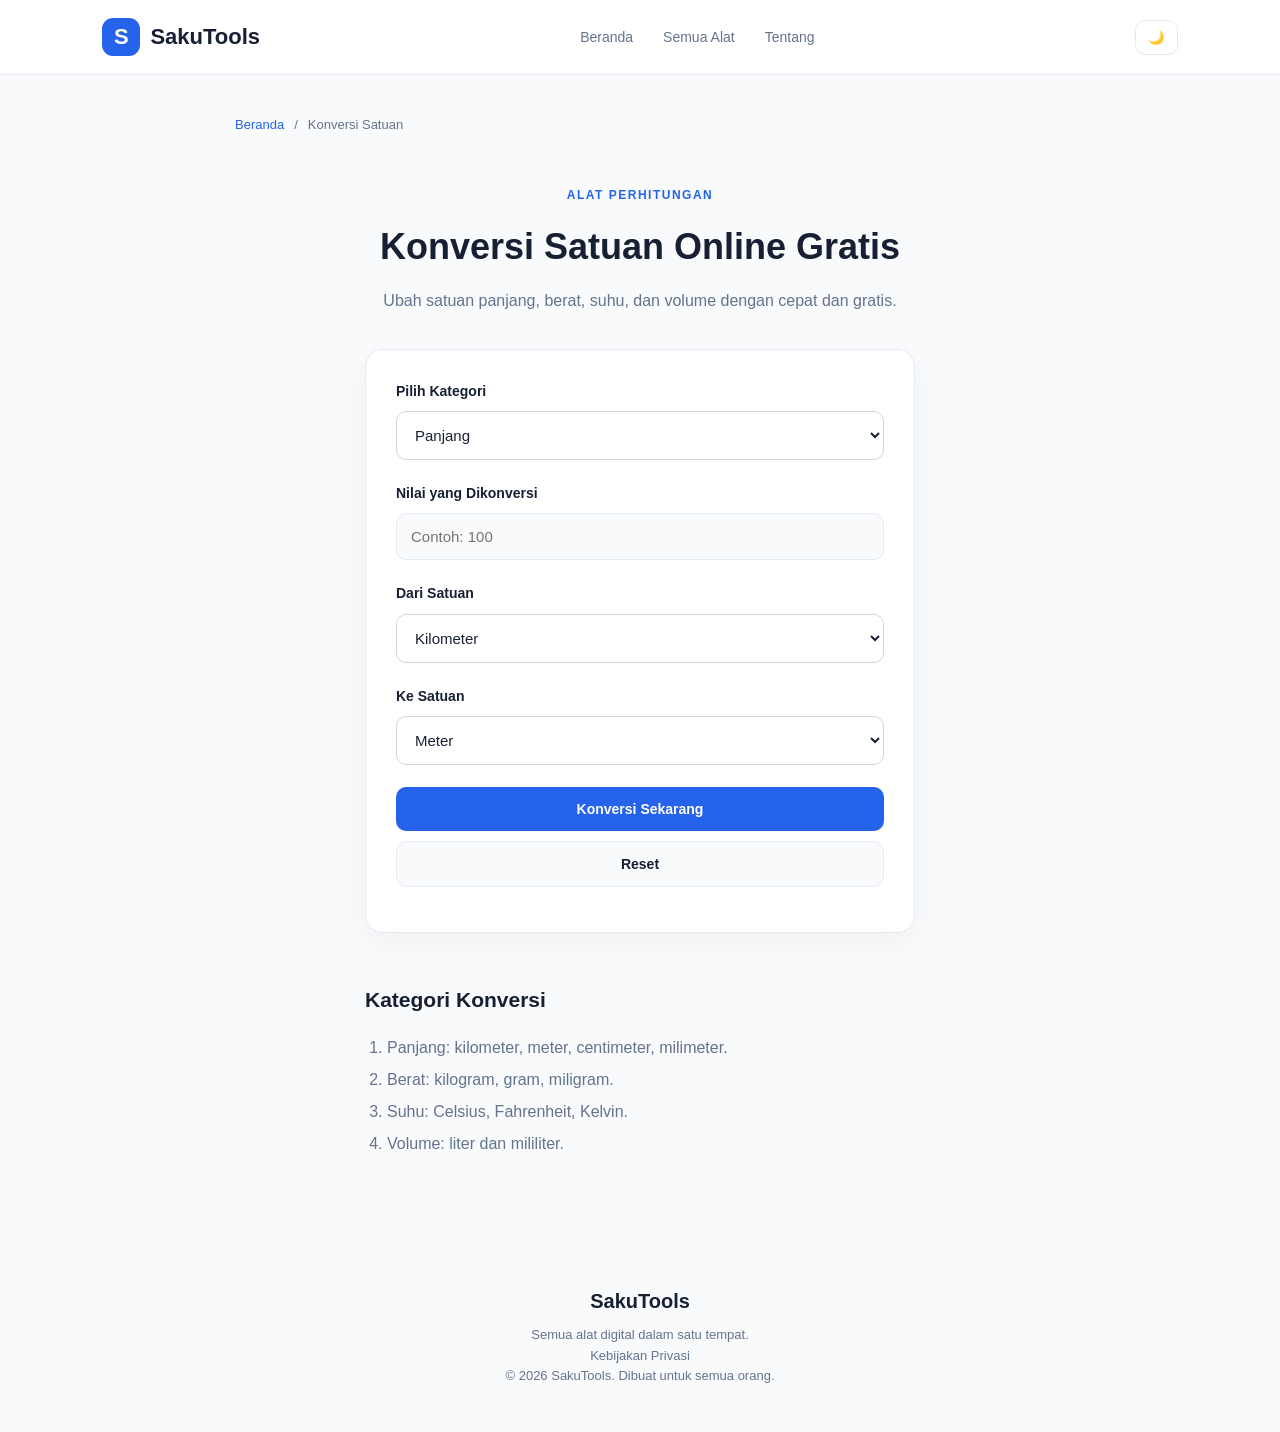
<file: tools/konversi-satuan.html>
<!DOCTYPE html>
<html lang="id">
<head>
    <meta charset="UTF-8">
    <meta name="viewport" content="width=device-width, initial-scale=1.0">
    <link rel="icon" type="image/png" href="../favicon.png">
    <!-- SEO DASAR -->
    <title>Konversi Satuan Online Gratis - SakuTools</title>

    <meta
        name="description"
        content="Konversi satuan panjang, berat, suhu, dan volume secara online gratis dengan SakuTools. Ubah kilometer, meter, kilogram, gram, Celsius, Fahrenheit, liter, dan satuan lainnya dengan mudah."
    >

    <meta name="robots" content="index, follow">
    <meta name="theme-color" content="#f5f7fb">

    <!-- OPEN GRAPH -->
    <meta property="og:type" content="website">
    <meta property="og:locale" content="id_ID">
    <meta property="og:site_name" content="SakuTools">
    <meta
        property="og:title"
        content="Konversi Satuan Online Gratis - SakuTools"
    >
    <meta
        property="og:description"
        content="Ubah satuan panjang, berat, suhu, dan volume dengan cepat dan gratis menggunakan alat konversi satuan SakuTools."
    >

    <!-- CSS -->
    <link rel="stylesheet" href="../assets/css/style.css">
    <link rel="stylesheet" href="../assets/css/tool.css">

    <!-- JAVASCRIPT -->
    <script src="../assets/js/main.js" defer></script>
    <script src="../assets/js/tools.js" defer></script>
</head>
<body>

    <header class="navbar">
        <a href="../index.html" class="logo">
            <span class="logo-icon">S</span>
            SakuTools
        </a>

        <nav>
            <a href="../index.html">Beranda</a>
            <a href="../index.html#alat">Semua Alat</a>
            <a href="../tentang.html">Tentang</a>
        </nav>

        <button id="themeToggle" class="theme-toggle"
            aria-label="Ganti tema">🌙</button>
    </header>

    <main class="tool-page">

        <div class="breadcrumb">
            <a href="../index.html">Beranda</a>
            <span>/</span>
            <span>Konversi Satuan</span>
        </div>

        <section class="tool-intro">
            <span class="hero-label">ALAT PERHITUNGAN</span>
            <h1>Konversi Satuan Online Gratis</h1>
            <p>
                Ubah satuan panjang, berat, suhu, dan volume
                dengan cepat dan gratis.
            </p>
        </section>

        <section class="calculator-card">

            <div class="form-group">
                <label for="kategoriSatuan">Pilih Kategori</label>
                <select id="kategoriSatuan">
                    <option value="panjang">Panjang</option>
                    <option value="berat">Berat</option>
                    <option value="suhu">Suhu</option>
                    <option value="volume">Volume</option>
                </select>
            </div>

            <div class="form-group">
                <label for="nilaiSatuan">Nilai yang Dikonversi</label>
                <input
                    type="number"
                    id="nilaiSatuan"
                    placeholder="Contoh: 100"
                    step="any"
                >
            </div>

            <div class="form-group">
                <label for="satuanAwal">Dari Satuan</label>
                <select id="satuanAwal"></select>
            </div>

            <div class="form-group">
                <label for="satuanTujuan">Ke Satuan</label>
                <select id="satuanTujuan"></select>
            </div>

            <button class="calculate-button" id="tombolKonversi">
                Konversi Sekarang
            </button>

            <button class="reset-button" id="resetKonversi">
                Reset
            </button>

            <p id="pesanKonversi" class="message" aria-live="polite"></p>

            <div class="result-box" id="hasilKonversi" hidden>
                <span class="result-label">Hasil Konversi</span>
                <h2 id="nilaiHasil">0</h2>
                <div class="result-detail">
                    <span>Konversi</span>
                    <strong id="detailKonversi">-</strong>
                </div>
            </div>

        </section>

        <section class="tool-description">
            <h2>Kategori Konversi</h2>
            <ol>
                <li>Panjang: kilometer, meter, centimeter, milimeter.</li>
                <li>Berat: kilogram, gram, miligram.</li>
                <li>Suhu: Celsius, Fahrenheit, Kelvin.</li>
                <li>Volume: liter dan mililiter.</li>
            </ol>
        </section>

    </main>

 <footer>
    <div class="footer-logo">SakuTools</div>

    <p>Semua alat digital dalam satu tempat.</p>

    <p>
        <a href="../privacy.html">Kebijakan Privasi</a>
    </p>

    <p>© 2026 SakuTools. Dibuat untuk semua orang.</p>
</footer>
</body>
</html>
</file>
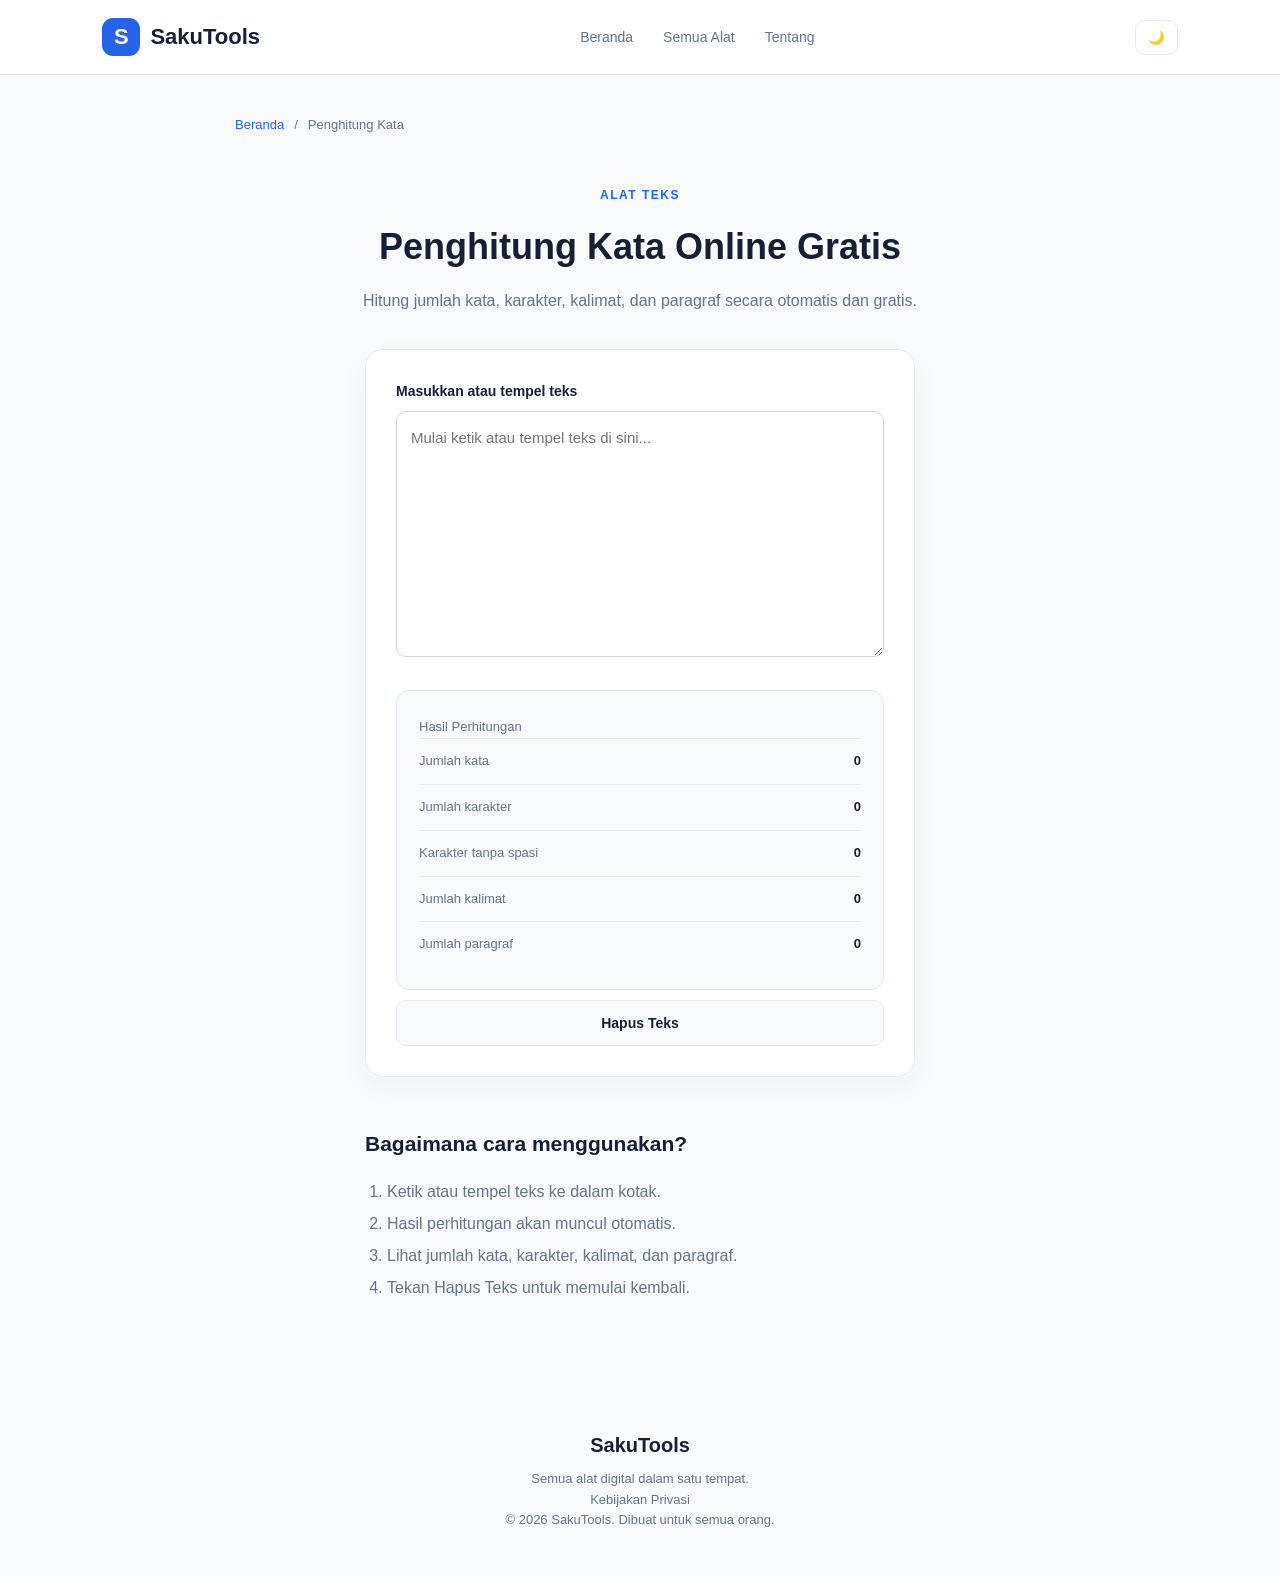
<file: tools/penghitung-kata.html>
<!DOCTYPE html>
<html lang="id">
<head>
    <meta charset="UTF-8">
    <meta name="viewport" content="width=device-width, initial-scale=1.0">
    <link rel="icon" type="image/png" href="../favicon.png">
    <!-- SEO DASAR -->
    <title>Penghitung Kata Online Gratis - SakuTools</title>

    <meta
        name="description"
        content="Hitung jumlah kata, karakter, karakter tanpa spasi, kalimat, dan paragraf secara otomatis menggunakan Penghitung Kata Online Gratis dari SakuTools."
    >

    <meta name="robots" content="index, follow">
    <meta name="theme-color" content="#f5f7fb">

    <!-- OPEN GRAPH -->
    <meta property="og:type" content="website">
    <meta property="og:locale" content="id_ID">
    <meta property="og:site_name" content="SakuTools">
    <meta
        property="og:title"
        content="Penghitung Kata Online Gratis - SakuTools"
    >
    <meta
        property="og:description"
        content="Hitung kata, karakter, kalimat, dan paragraf secara otomatis dengan alat penghitung kata gratis dari SakuTools."
    >

    <!-- CSS -->
    <link rel="stylesheet" href="../assets/css/style.css">
    <link rel="stylesheet" href="../assets/css/tool.css">

    <!-- JAVASCRIPT -->
    <script src="../assets/js/main.js" defer></script>
    <script src="../assets/js/tools.js" defer></script>
</head>
<body>

    <header class="navbar">
        <a href="../index.html" class="logo">
            <span class="logo-icon">S</span>
            SakuTools
        </a>

        <nav>
            <a href="../index.html">Beranda</a>
            <a href="../index.html#alat">Semua Alat</a>
            <a href="../tentang.html">Tentang</a>
        </nav>

        <button id="themeToggle" class="theme-toggle"
            aria-label="Ganti tema">🌙</button>
    </header>

    <main class="tool-page">

        <div class="breadcrumb">
            <a href="../index.html">Beranda</a>
            <span>/</span>
            <span>Penghitung Kata</span>
        </div>

        <section class="tool-intro">
            <span class="hero-label">ALAT TEKS</span>
            <h1>Penghitung Kata Online Gratis</h1>
            <p>
                Hitung jumlah kata, karakter, kalimat, dan paragraf
                secara otomatis dan gratis.
            </p>
        </section>

        <section class="calculator-card">

            <div class="form-group">
                <label for="teksPenghitung">Masukkan atau tempel teks</label>
                <textarea
                    id="teksPenghitung"
                    rows="9"
                    placeholder="Mulai ketik atau tempel teks di sini..."
                ></textarea>
            </div>

            <div class="result-box" id="hasilPenghitung">
                <span class="result-label">Hasil Perhitungan</span>

                <div class="result-detail">
                    <span>Jumlah kata</span>
                    <strong id="jumlahKata">0</strong>
                </div>

                <div class="result-detail">
                    <span>Jumlah karakter</span>
                    <strong id="jumlahKarakter">0</strong>
                </div>

                <div class="result-detail">
                    <span>Karakter tanpa spasi</span>
                    <strong id="karakterTanpaSpasi">0</strong>
                </div>

                <div class="result-detail">
                    <span>Jumlah kalimat</span>
                    <strong id="jumlahKalimat">0</strong>
                </div>

                <div class="result-detail">
                    <span>Jumlah paragraf</span>
                    <strong id="jumlahParagraf">0</strong>
                </div>
            </div>

            <button class="reset-button" id="resetPenghitung">
                Hapus Teks
            </button>

        </section>

        <section class="tool-description">
            <h2>Bagaimana cara menggunakan?</h2>
            <ol>
                <li>Ketik atau tempel teks ke dalam kotak.</li>
                <li>Hasil perhitungan akan muncul otomatis.</li>
                <li>Lihat jumlah kata, karakter, kalimat, dan paragraf.</li>
                <li>Tekan Hapus Teks untuk memulai kembali.</li>
            </ol>
        </section>

    </main>

 <footer>
    <div class="footer-logo">SakuTools</div>

    <p>Semua alat digital dalam satu tempat.</p>

    <p>
        <a href="../privacy.html">Kebijakan Privasi</a>
    </p>

    <p>© 2026 SakuTools. Dibuat untuk semua orang.</p>
</footer>
</body>
</html>
</file>
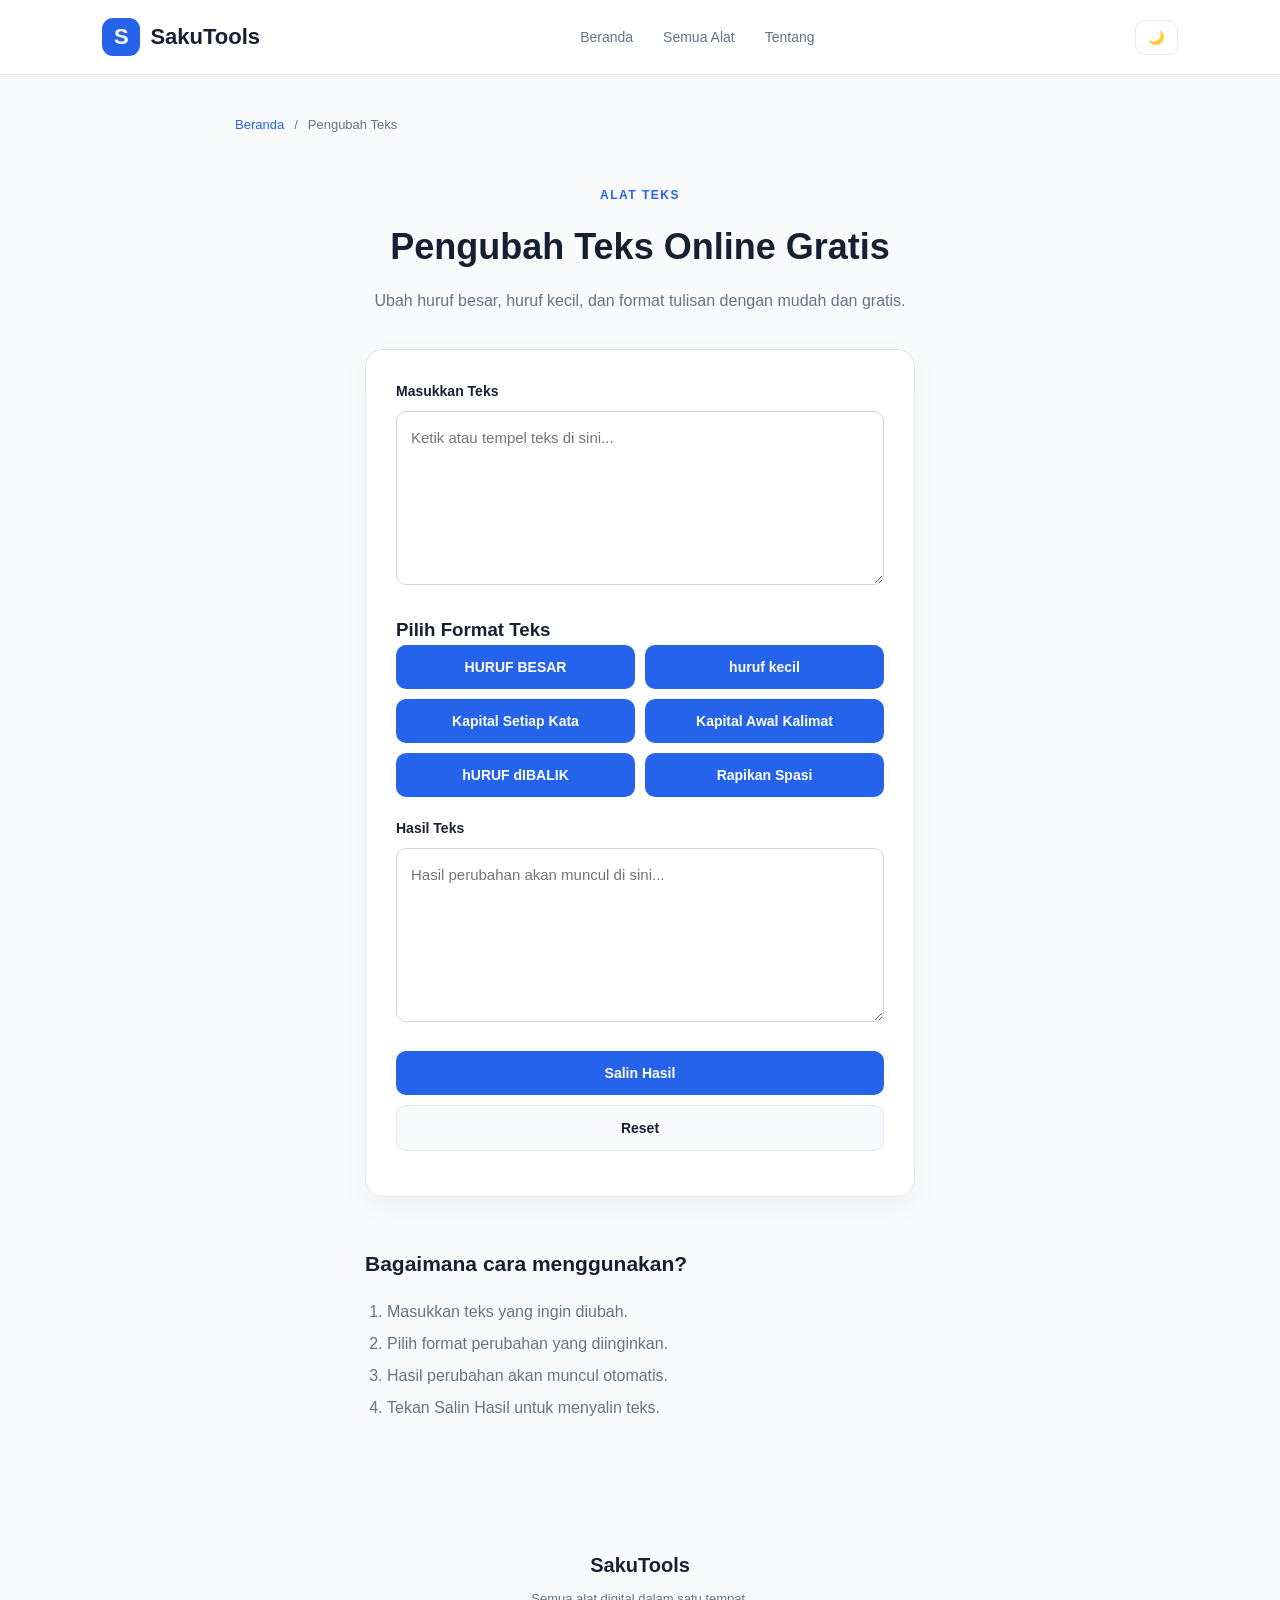
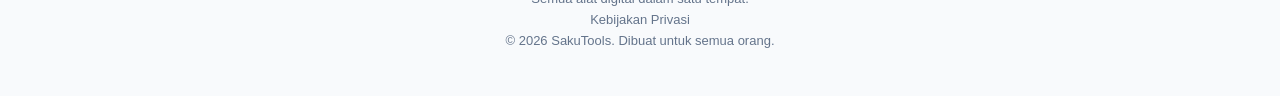
<file: tools/pengubah-teks.html>
<!DOCTYPE html>
<html lang="id">
<head>
    <meta charset="UTF-8">
    <meta name="viewport" content="width=device-width, initial-scale=1.0">
    <link rel="icon" type="image/png" href="../favicon.png">
    <!-- SEO DASAR -->
    <title>Pengubah Teks Online Gratis - SakuTools</title>

    <meta
        name="description"
        content="Ubah teks menjadi huruf besar, huruf kecil, kapital setiap kata, kapital awal kalimat, huruf terbalik, dan rapikan spasi secara gratis dengan Pengubah Teks SakuTools."
    >

    <meta name="robots" content="index, follow">
    <meta name="theme-color" content="#f5f7fb">

    <!-- OPEN GRAPH -->
    <meta property="og:type" content="website">
    <meta property="og:locale" content="id_ID">
    <meta property="og:site_name" content="SakuTools">
    <meta
        property="og:title"
        content="Pengubah Teks Online Gratis - SakuTools"
    >
    <meta
        property="og:description"
        content="Ubah format tulisan dengan mudah. Tersedia fitur huruf besar, huruf kecil, kapitalisasi, huruf terbalik, dan perapian spasi."
    >

    <!-- CSS -->
    <link rel="stylesheet" href="../assets/css/style.css">
    <link rel="stylesheet" href="../assets/css/tool.css">

    <!-- JAVASCRIPT -->
    <script src="../assets/js/main.js" defer></script>
    <script src="../assets/js/tools.js" defer></script>
</head>
<body>

    <header class="navbar">
        <a href="../index.html" class="logo">
            <span class="logo-icon">S</span>
            SakuTools
        </a>

        <nav>
            <a href="../index.html">Beranda</a>
            <a href="../index.html#alat">Semua Alat</a>
            <a href="../tentang.html">Tentang</a>
        </nav>

        <button id="themeToggle" class="theme-toggle"
            aria-label="Ganti tema">🌙</button>
    </header>

    <main class="tool-page">

        <div class="breadcrumb">
            <a href="../index.html">Beranda</a>
            <span>/</span>
            <span>Pengubah Teks</span>
        </div>

        <section class="tool-intro">
            <span class="hero-label">ALAT TEKS</span>
            <h1>Pengubah Teks Online Gratis</h1>
            <p>
                Ubah huruf besar, huruf kecil, dan format tulisan
                dengan mudah dan gratis.
            </p>
        </section>

        <section class="calculator-card">

            <div class="form-group">
                <label for="teksAsli">Masukkan Teks</label>
                <textarea
                    id="teksAsli"
                    rows="6"
                    placeholder="Ketik atau tempel teks di sini..."
                ></textarea>
            </div>

            <h3>Pilih Format Teks</h3>

            <div class="text-actions">
                <button class="calculate-button" data-format="upper">
                    HURUF BESAR
                </button>

                <button class="calculate-button" data-format="lower">
                    huruf kecil
                </button>

                <button class="calculate-button" data-format="title">
                    Kapital Setiap Kata
                </button>

                <button class="calculate-button" data-format="sentence">
                    Kapital Awal Kalimat
                </button>

                <button class="calculate-button" data-format="reverse">
                    hURUF dIBALIK
                </button>

                <button class="calculate-button" data-format="spaces">
                    Rapikan Spasi
                </button>
            </div>

            <div class="form-group">
                <label for="hasilTeks">Hasil Teks</label>
                <textarea
                    id="hasilTeks"
                    rows="6"
                    placeholder="Hasil perubahan akan muncul di sini..."
                    readonly
                ></textarea>
            </div>

            <button class="calculate-button" id="salinTeks">
                Salin Hasil
            </button>

            <button class="reset-button" id="resetPengubah">
                Reset
            </button>

            <p id="pesanPengubah" class="message" aria-live="polite"></p>

        </section>

        <section class="tool-description">
            <h2>Bagaimana cara menggunakan?</h2>
            <ol>
                <li>Masukkan teks yang ingin diubah.</li>
                <li>Pilih format perubahan yang diinginkan.</li>
                <li>Hasil perubahan akan muncul otomatis.</li>
                <li>Tekan Salin Hasil untuk menyalin teks.</li>
            </ol>
        </section>

    </main>

   <footer>
    <div class="footer-logo">SakuTools</div>

    <p>Semua alat digital dalam satu tempat.</p>

    <p>
        <a href="../privacy.html">Kebijakan Privasi</a>
    </p>

    <p>© 2026 SakuTools. Dibuat untuk semua orang.</p>
</footer>
</body>
</html>
</file>
<file: assets/css/style.css>
* {
  margin: 0;
  padding: 0;
  box-sizing: border-box;
}

:root {
  --primary: #2563eb;
  --background: #f8fafc;
  --surface: #ffffff;
  --text: #172033;
  --muted: #64748b;
  --border: #e5eaf1;
}

body {
  font-family: Arial, Helvetica, sans-serif;
  background: var(--background);
  color: var(--text);
  line-height: 1.6;
  transition: 0.25s;
}

a {
  text-decoration: none;
  color: inherit;
}

.navbar {
  height: 75px;
  padding: 0 8%;
  display: flex;
  align-items: center;
  justify-content: space-between;
  background: var(--surface);
  border-bottom: 1px solid var(--border);
}

.logo {
  display: flex;
  align-items: center;
  gap: 10px;
  font-size: 22px;
  font-weight: bold;
}

.logo-icon {
  width: 38px;
  height: 38px;
  background: var(--primary);
  color: white;
  display: grid;
  place-items: center;
  border-radius: 11px;
}

nav {
  display: flex;
  gap: 30px;
  color: var(--muted);
  font-size: 14px;
}

nav a:hover,
nav a.active {
  color: var(--primary);
}

.theme-toggle {
  border: 1px solid var(--border);
  background: var(--surface);
  padding: 9px 12px;
  border-radius: 10px;
  cursor: pointer;
}

.hero {
  text-align: center;
  padding: 90px 20px 75px;
  background: var(--surface);
}

.hero-label,
.section-label {
  color: var(--primary);
  font-weight: bold;
  font-size: 12px;
  letter-spacing: 1.5px;
}

.hero h1 {
  font-size: clamp(32px, 5vw, 52px);
  line-height: 1.2;
  max-width: 750px;
  margin: 22px auto;
  letter-spacing: -1.5px;
}

.hero h1 span {
  color: var(--primary);
  display: block;
}

.hero p {
  max-width: 580px;
  margin: auto;
  color: var(--muted);
  font-size: 16px;
}

.search-box {
  max-width: 540px;
  margin: 30px auto 20px;
  display: flex;
  align-items: center;
  gap: 12px;
  padding: 15px 20px;
  border: 1px solid var(--border);
  border-radius: 12px;
  background: var(--background);
}

.search-box span {
  font-size: 25px;
  color: var(--muted);
}

.search-box input {
  border: none;
  outline: none;
  background: transparent;
  color: var(--text);
  width: 100%;
  font-size: 14px;
}

.hero-info {
  display: flex;
  justify-content: center;
  flex-wrap: wrap;
  gap: 22px;
  font-size: 12px;
  color: var(--muted);
}

.tools-section {
  max-width: 1100px;
  margin: auto;
  padding: 75px 25px;
}

.section-heading {
  margin-bottom: 30px;
}

.section-heading h2,
.about-section h2 {
  font-size: 30px;
  margin: 8px 0;
}

.section-heading p,
.about-section p {
  color: var(--muted);
}

.tools-grid {
  display: grid;
  grid-template-columns: repeat(3, 1fr);
  gap: 20px;
}

.tool-card {
  padding: 25px;
  background: var(--surface);
  border: 1px solid var(--border);
  border-radius: 15px;
  transition: 0.2s;
}

.tool-card:hover {
  transform: translateY(-5px);
  border-color: var(--primary);
  box-shadow: 0 10px 30px rgba(0, 0, 0, 0.05);
}

.tool-icon {
  width: 48px;
  height: 48px;
  display: grid;
  place-items: center;
  border-radius: 12px;
  font-size: 23px;
  font-weight: bold;
  margin-bottom: 20px;
}

.blue {
  background: #dbeafe;
  color: #2563eb;
}
.green {
  background: #dcfce7;
  color: #16a34a;
}
.purple {
  background: #ede9fe;
  color: #7c3aed;
}
.orange {
  background: #ffedd5;
  color: #ea580c;
}
.pink {
  background: #fce7f3;
  color: #db2777;
}
.cyan {
  background: #cffafe;
  color: #0891b2;
}

.tool-card h3 {
  font-size: 17px;
  margin-bottom: 8px;
}

.tool-card p {
  font-size: 13px;
  color: var(--muted);
  min-height: 42px;
}

.tool-link {
  display: inline-block;
  color: var(--primary);
  font-size: 13px;
  font-weight: bold;
  margin-top: 18px;
}

.no-results {
  text-align: center;
  color: var(--muted);
  padding: 30px;
}

.about-section {
  text-align: center;
  padding: 65px 20px;
  background: var(--surface);
}

.about-section p {
  max-width: 550px;
  margin: auto;
}

footer {
  text-align: center;
  padding: 35px 20px;
  color: var(--muted);
  font-size: 13px;
}

.footer-logo {
  font-size: 20px;
  font-weight: bold;
  color: var(--text);
  margin-bottom: 8px;
}

/* MODE GELAP */

body.dark {
  color-scheme: dark;
  --background: #0f172a;
  --surface: #172033;
  --text: #f1f5f9;
  --muted: #a3afc2;
  --border: #29364c;
}

/* RESPONSIVE */

@media (max-width: 768px) {
  .navbar {
    padding: 0 5%;
    height: 65px;
  }

  nav {
    gap: 12px;
    font-size: 12px;
  }

  .logo {
    font-size: 18px;
  }

  .logo-icon {
    width: 32px;
    height: 32px;
  }

  .hero {
    padding: 65px 20px;
  }

  .hero-info {
    gap: 10px;
  }

  .tools-grid {
    grid-template-columns: repeat(2, 1fr);
    gap: 12px;
  }

  .tool-card {
    padding: 18px;
  }

  .section-heading h2,
  .about-section h2 {
    font-size: 24px;
  }
}

@media (max-width: 430px) {
  .navbar {
    flex-wrap: wrap;
  }

  nav {
    gap: 10px;
  }

  .tools-grid {
    grid-template-columns: 1fr;
  }
}

/* ==============================
   PENYEMPURNAAN HOMEPAGE SAKUTOOLS
================================ */

/* TOMBOL HERO */
.hero-button {
  margin-top: 28px;
}

.primary-button {
  display: inline-block;
  padding: 13px 25px;
  background: var(--primary);
  color: #ffffff;
  border-radius: 10px;
  font-size: 14px;
  font-weight: bold;
  transition: 0.2s;
}

.primary-button:hover {
  background: #1d4ed8;
  transform: translateY(-2px);
}

/* STATISTIK */
.stats-section {
  max-width: 950px;
  margin: 0 auto;
  padding: 35px 20px;
  display: grid;
  grid-template-columns: repeat(3, 1fr);
  gap: 20px;
  text-align: center;
}

.stat-item {
  display: flex;
  flex-direction: column;
  align-items: center;
  gap: 5px;
}

.stat-item strong {
  font-size: 30px;
  color: var(--primary);
}

.stat-item span {
  color: var(--muted);
  font-size: 13px;
}

/* BAGIAN KEUNGGULAN */
.about-section {
  padding: 75px 20px;
}

.about-section h2 {
  margin-top: 12px;
}

.about-section > p {
  margin: 0 auto;
  line-height: 1.8;
}

.features-grid {
  max-width: 1000px;
  margin: 40px auto 0;
  display: grid;
  grid-template-columns: repeat(3, 1fr);
  gap: 20px;
}

.feature-item {
  padding: 28px 22px;
  background: var(--background);
  border: 1px solid var(--border);
  border-radius: 15px;
  transition: 0.2s;
}

.feature-item:hover {
  transform: translateY(-5px);
  border-color: var(--primary);
}

.feature-icon {
  font-size: 30px;
  margin-bottom: 12px;
}

.feature-item h3 {
  font-size: 16px;
  margin-bottom: 8px;
}

.feature-item p {
  font-size: 13px;
  line-height: 1.7;
}

/* FOOTER */
footer {
  padding: 45px 20px;
  background: var(--background);
}

.footer-links {
  display: flex;
  justify-content: center;
  flex-wrap: wrap;
  gap: 25px;
  margin: 20px 0;
}

.footer-links a {
  color: var(--muted);
  transition: 0.2s;
}

.footer-links a:hover {
  color: var(--primary);
}

.copyright {
  font-size: 12px;
  margin-top: 15px;
}

/* RESPONSIVE TABLET DAN HP */
@media (max-width: 768px) {
  .stats-section {
    padding: 25px 15px;
    gap: 10px;
  }

  .stat-item strong {
    font-size: 24px;
  }

  .stat-item span {
    font-size: 11px;
  }

  .features-grid {
    gap: 12px;
  }

  .feature-item {
    padding: 20px 12px;
  }
}

@media (max-width: 600px) {
  .features-grid {
    grid-template-columns: 1fr;
  }

  .stats-section {
    grid-template-columns: 1fr;
    gap: 22px;
  }

  .hero-button {
    margin-top: 25px;
  }

  .footer-links {
    gap: 15px;
  }
}
</file>
<file: assets/css/tool.css>
.tool-page {
  max-width: 850px;
  margin: auto;
  padding: 40px 20px 80px;
}

.breadcrumb {
  display: flex;
  gap: 10px;
  font-size: 13px;
  color: var(--muted);
  margin-bottom: 45px;
}

.breadcrumb a {
  color: var(--primary);
}

.tool-intro {
  text-align: center;
  margin-bottom: 35px;
}

.tool-intro h1 {
  font-size: 36px;
  margin: 12px 0;
}

.tool-intro p {
  color: var(--muted);
}

.calculator-card {
  max-width: 550px;
  margin: auto;
  padding: 30px;
  background: var(--surface);
  border: 1px solid var(--border);
  border-radius: 18px;
  box-shadow: 0 10px 30px rgba(0, 0, 0, 0.04);
}

.form-group {
  margin-bottom: 22px;
}

.form-group label {
  display: block;
  font-size: 14px;
  font-weight: bold;
  margin-bottom: 9px;
}

.form-group input {
  width: 100%;
  padding: 14px;
  border: 1px solid var(--border);
  border-radius: 10px;
  outline: none;
  font-size: 15px;
  background: var(--background);
  color: var(--text);
}

.form-group input:focus {
  border-color: var(--primary);
}

.calculate-button,
.reset-button {
  width: 100%;
  padding: 14px;
  border: none;
  border-radius: 10px;
  cursor: pointer;
  font-size: 14px;
  font-weight: bold;
}

.calculate-button {
  background: var(--primary);
  color: white;
}

.calculate-button:hover {
  opacity: 0.9;
}

.reset-button {
  margin-top: 10px;
  background: var(--background);
  color: var(--text);
  border: 1px solid var(--border);
}

.message {
  color: #dc2626;
  font-size: 13px;
  margin-top: 15px;
}

.result-box {
  margin-top: 25px;
  padding: 22px;
  border-radius: 13px;
  background: var(--background);
  border: 1px solid var(--border);
}

.result-label {
  color: var(--muted);
  font-size: 13px;
}

.result-box h2 {
  font-size: 30px;
  color: #16a34a;
  margin: 8px 0 20px;
  overflow-wrap: anywhere;
}

.result-detail {
  display: flex;
  justify-content: space-between;
  gap: 12px;
  padding: 12px 0;
  border-top: 1px solid var(--border);
  font-size: 13px;
}

.result-detail span {
  color: var(--muted);
}

.result-detail strong {
  text-align: right;
}

.tool-description {
  max-width: 550px;
  margin: 50px auto 0;
}

.tool-description h2 {
  font-size: 21px;
  margin-bottom: 15px;
}

.tool-description ol {
  padding-left: 22px;
  color: var(--muted);
  line-height: 2;
}

@media (max-width: 500px) {
  .tool-page {
    padding: 25px 15px 55px;
  }

  .tool-intro h1 {
    font-size: 29px;
  }

  .calculator-card {
    padding: 22px 17px;
  }

  .result-box h2 {
    font-size: 25px;
  }
}

.form-group textarea {
  width: 100%;
  padding: 14px;
  border: 1px solid #d1d5db;
  border-radius: 10px;
  font-family: inherit;
  font-size: 15px;
  line-height: 1.6;
  resize: vertical;
  outline: none;
}

.form-group textarea:focus {
  border-color: #6366f1;
}


.text-actions {
    display: grid;
    grid-template-columns: repeat(2, minmax(0, 1fr));
    gap: 10px;
    margin-bottom: 20px;
}

.text-actions button {
    width: 100%;
    margin: 0;
}

@media (max-width: 500px) {
    .text-actions {
        grid-template-columns: 1fr;
    }
}


.form-group select {
    width: 100%;
    padding: 14px;
    border: 1px solid #d1d5db;
    border-radius: 10px;
    font-family: inherit;
    font-size: 15px;
    background: white;
    color: #172033;
    outline: none;
}

.form-group select:focus {
    border-color: #6366f1;
}
</file>
